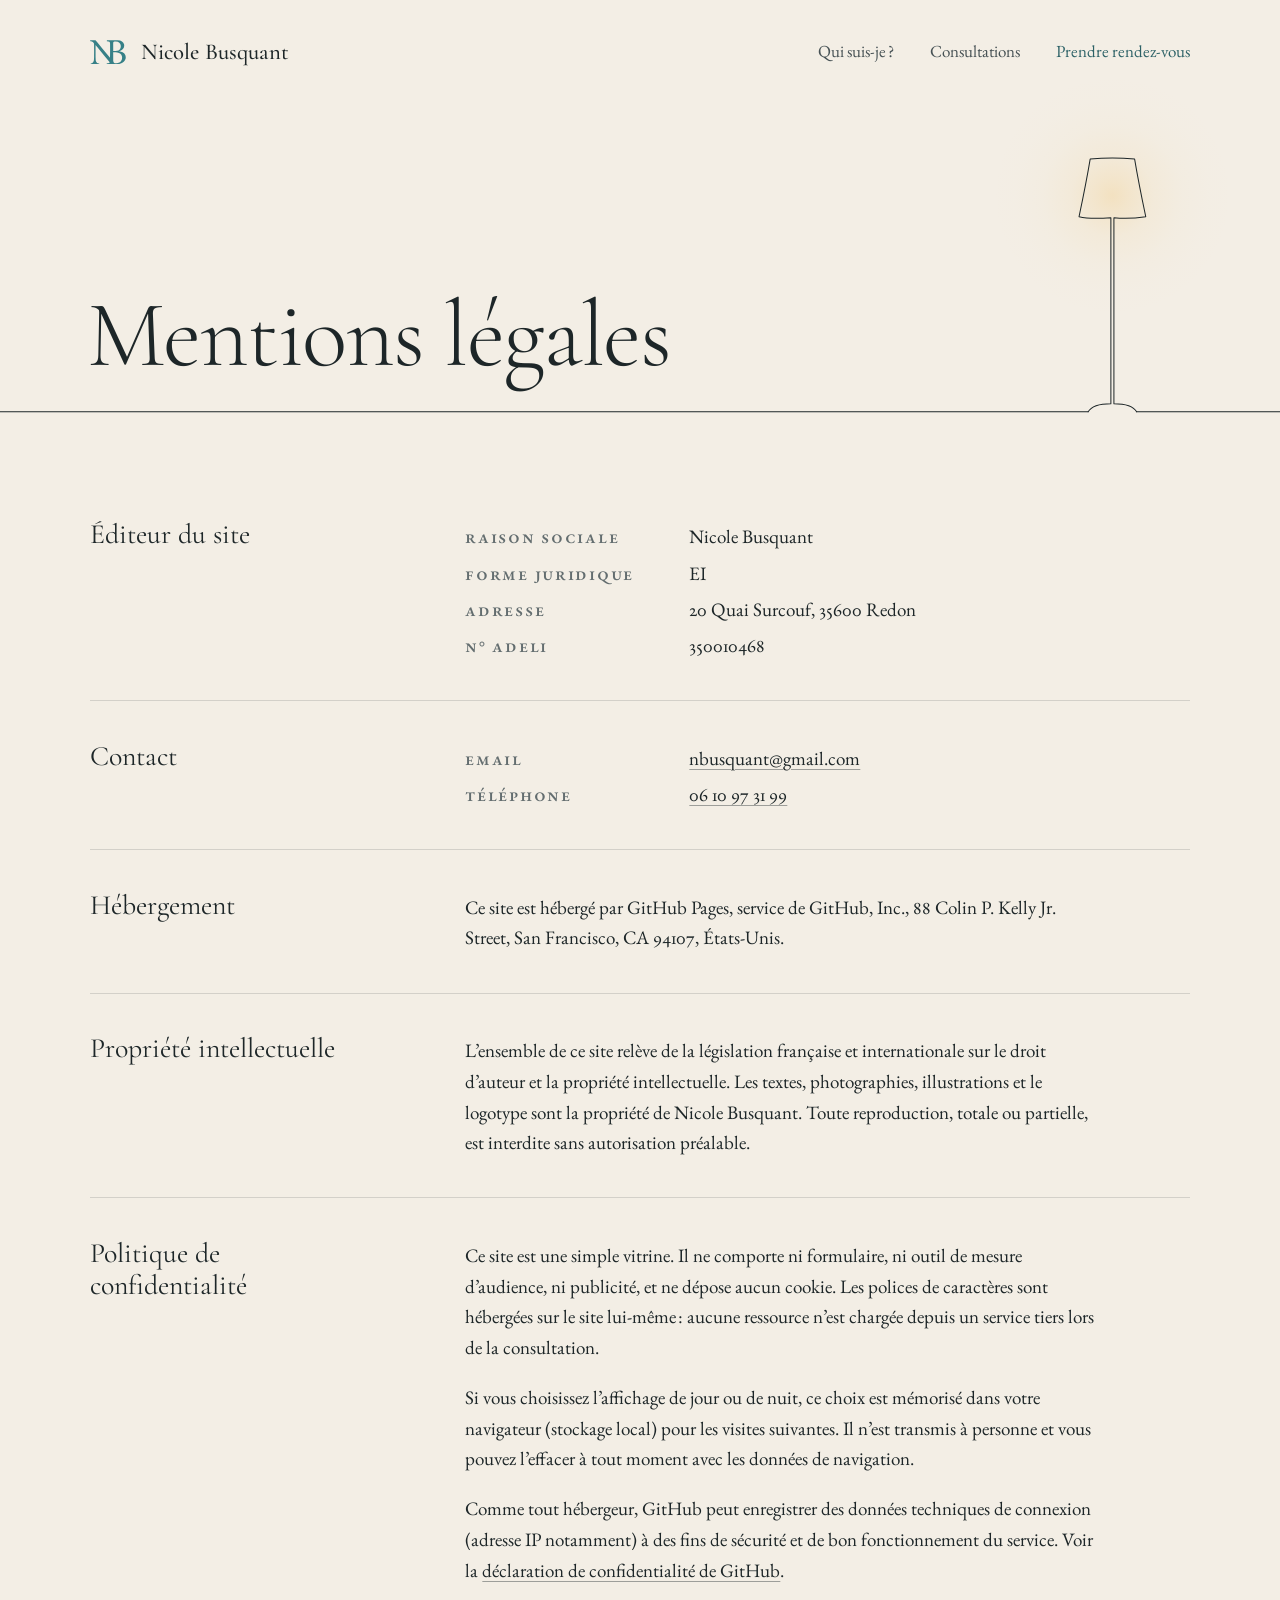
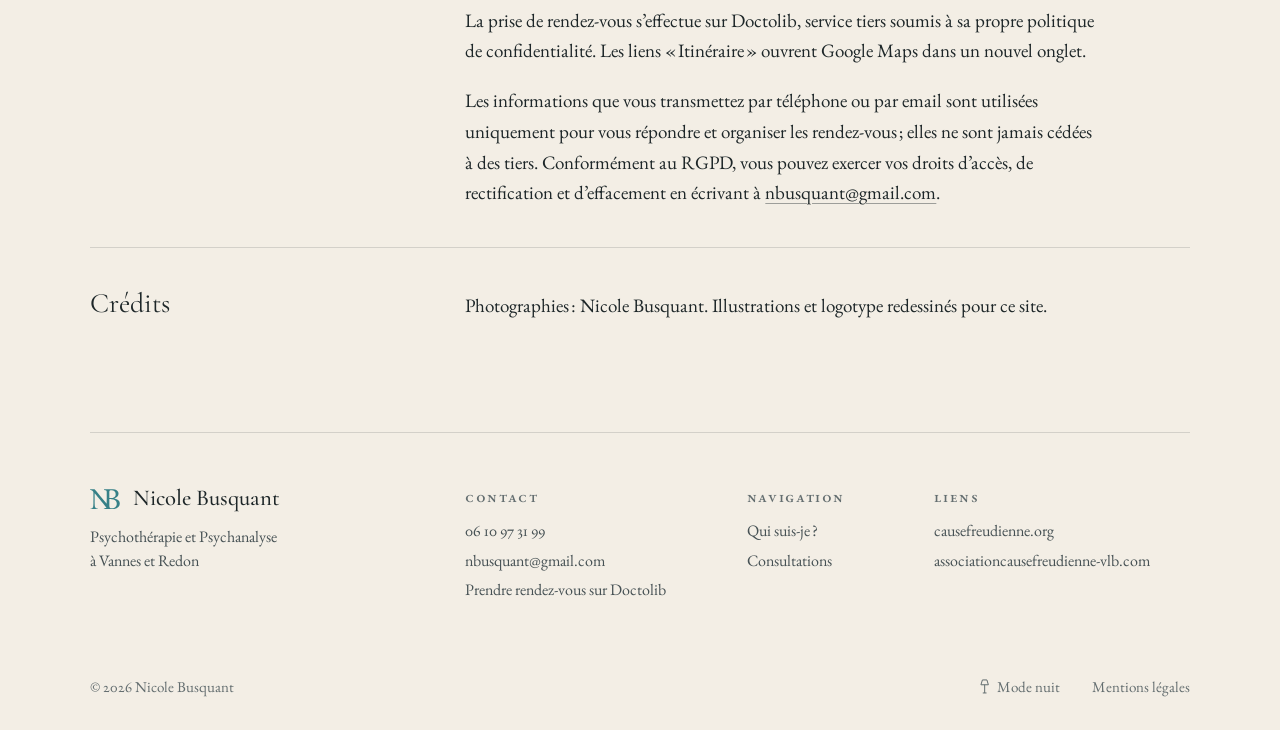
<file: legal.html>
<!doctype html>
<html lang="fr">
<head>
<meta charset="utf-8">
<meta name="viewport" content="width=device-width, initial-scale=1">
<title>Mentions Légales - Nicole Busquant</title>
<meta name="description" content="Mentions légales et politique de confidentialité du site de Nicole Busquant, psychothérapeute et psychanalyste à Redon et Vannes.">
<link rel="canonical" href="https://nicolebusquant.fr/legal">
<meta name="theme-color" content="#f3eee5" media="(prefers-color-scheme: light)">
<meta name="theme-color" content="#141819" media="(prefers-color-scheme: dark)">
<meta property="og:type" content="website">
<meta property="og:locale" content="fr_FR">
<meta property="og:site_name" content="Nicole Busquant">
<meta property="og:title" content="Mentions Légales - Nicole Busquant">
<meta property="og:description" content="Mentions légales et politique de confidentialité du site de Nicole Busquant, psychothérapeute et psychanalyste à Redon et Vannes.">
<meta property="og:url" content="https://nicolebusquant.fr/legal">
<meta property="og:image" content="https://nicolebusquant.fr/assets/img/og-image.png">
<meta name="twitter:card" content="summary_large_image">
<link rel="icon" href="assets/img/favicon.svg" type="image/svg+xml">
<link rel="icon" href="assets/img/favicon-32.png" sizes="32x32" type="image/png">
<link rel="apple-touch-icon" href="assets/img/apple-touch-icon.png">
<link rel="preload" href="assets/fonts/cormorant-garamond-normal.woff2" as="font" type="font/woff2" crossorigin>
<link rel="preload" href="assets/fonts/eb-garamond.woff2" as="font" type="font/woff2" crossorigin>
<link rel="stylesheet" href="assets/css/style.css">
<script>(function(d){d.classList.add('js');try{var t=localStorage.getItem('theme');if(t==='light'||t==='dark')d.setAttribute('data-theme',t)}catch(e){}})(document.documentElement)</script>
</head>
<body class="page-legal">
<a class="skip" href="#contenu">Aller au contenu</a>
<header class="site-header">
  <div class="wrap">
    <a class="brand" href="index.html" aria-label="Nicole Busquant, accueil"><svg class="mark" viewBox="0 0 2048 1400" aria-hidden="true" focusable="false"><path fill-rule="evenodd" d="M960 12V69.6l3 .1c148.7 10.2 174 29.3 179 135 1.6 34.9 1.4 805.3-.2 805.3-.7 0-7.2-7.1-14.4-15.8L723 507 436 161.4 326.7 29.7l-14-16.7H10.5V69.5l5 .3c19.8 1 64.3 8 81.5 12.9 49.4 13.8 81.4 38.6 113.2 87.4 13.1 20.2 18.4 40 21.6 81.4 2.2 29.1 2.6 616.4.4 699-2.8 104.9-7.5 183-13.3 221-14.6 95-69 151.1-156.9 162l-20.5 3v55h483v-55c-6-1-11-2-17-2.4q-126.3-12.2-163.3-113.1c-13.6-36.9-18.4-77.8-24.2-203.5-3.6-79.7-4.4-728.6-.8-729.3 1.1-.2 10.3 10.4 29.9 34.5L435.5 429l78.5 96.6L676 725l91 112 117 144 131.6 162 93.5 115c17 20.9 16 18.8 11.6 24.8-20.8 28.3-57.3 39.9-146.2 46.3a412 412 0 0 0-20.5 1.7l-5.5.7v58l230 .3c307.6.4 336-.4 420-12.4 272-38.7 436-186.4 436-392.9 0-169.2-108-281.4-313-325-19.4-4.2-44.7-9-53-10-12.6-1.8-12.3-7.6.5-11.3 210.3-60.4 311.7-209 267.4-391.9C1900.6 98.5 1785.3 24.7 1572 13c-22.9-1.2-90-1-140-1H960zm476.5 67.6c-69.2 4.9-99.6 18.5-108.6 48.7-7.8 26.5-8 34.6-7.7 283.3l.3 211h67c84.5-.2 120.8-2.8 159.1-11.5 59.4-13.6 96-30.5 130.3-60.5 54.1-47 80.8-128.4 74-225.3-11.5-166.5-129.5-258.7-314.4-245.7m-116 612.7c-1.2 3 .2 471.8 1.4 483.2 11.2 109 51.3 142.6 170.6 142.9 64.6.2 121.3-11.7 175.6-36.7 78.5-36 133.2-108 150.8-198.1 8.1-41.6 9.4-101 3-137.7l-2-12c-25-146.9-144.8-229.7-348.4-240.9-33.6-1.8-150.4-2.4-151-.7z"/></svg><span class="brand-name">Nicole Busquant</span></a>
    <button class="menu-toggle" type="button" aria-expanded="false" aria-controls="nav"><span class="txt">Menu</span><span class="bars" aria-hidden="true"></span></button>
    <nav class="nav" id="nav" aria-label="Navigation principale">
      <a href="pages/qui-suis-je.html">Qui suis-je&#8239;?</a>
      <a href="pages/consultations.html">Consultations</a>
      <a class="nav-rdv" href="https://www.doctolib.fr/psychotherapeute/redon/nicole-busquant" target="_blank" rel="noopener">Prendre rendez-vous</a>
    </nav>
  </div>
</header>
<main id="contenu">
  <header class="page-head">
    <div class="wrap">
      <h1 class="page-title">Mentions légales</h1>
      <div class="page-lamp"><svg class="ill" viewBox="62 100 76 264" data-floor="360" data-start="76" data-end="124" aria-hidden="true" focusable="false"><defs><radialGradient id="lampe" cx="100" cy="146" r="120" gradientUnits="userSpaceOnUse"><stop offset="0" stop-color="var(--lamp)" stop-opacity=".64"/><stop offset=".14" stop-color="var(--lamp)" stop-opacity=".44"/><stop offset=".34" stop-color="var(--lamp)" stop-opacity=".2"/><stop offset=".58" stop-color="var(--lamp)" stop-opacity=".07"/><stop offset=".8" stop-color="var(--lamp)" stop-opacity=".018"/><stop offset="1" stop-color="var(--lamp)" stop-opacity="0"/></radialGradient></defs><rect class="glow" x="-20" y="26" width="240" height="240" fill="url(#lampe)"/><path class="f-l" d="M-3000 360H76"/><path class="line" d="M76 360C80 353 92 352 98.5 352C98 300 99 220 98.5 168C85 169 75 169 67 167C71 148 75 128 78 110C92 108.5 108 108.5 122 110C125 128 129 148 133 167C120 169 110 169 101.5 168C102 220 101 300 101.5 352C108 352 120 353 124 360"/><path class="f-r" d="M124 360H3600"/></svg></div>
    </div>
  </header>

  <div class="body">
    <div class="wrap">
        <section class="legal-sec grid">
          <h2>Éditeur du site</h2>
          <div class="text">
            <dl>
              <dt>Raison sociale</dt><dd>Nicole Busquant</dd>
              <dt>Forme juridique</dt><dd>EI</dd>
              <dt>Adresse</dt><dd>20 Quai Surcouf, 35600 Redon</dd>
              <dt>N° ADELI</dt><dd>350010468</dd>
            </dl>
          </div>
        </section>
        <section class="legal-sec grid">
          <h2>Contact</h2>
          <div class="text">
            <dl>
              <dt>Email</dt><dd><a href="mailto:nbusquant@gmail.com">nbusquant@gmail.com</a></dd>
              <dt>Téléphone</dt><dd><a href="tel:+33610973199">06&nbsp;10&nbsp;97&nbsp;31&nbsp;99</a></dd>
            </dl>
          </div>
        </section>
        <section class="legal-sec grid">
          <h2>Hébergement</h2>
          <div class="text">
            <p>Ce site est hébergé par GitHub Pages, service de GitHub, Inc., 88 Colin P. Kelly Jr. Street, San Francisco, CA 94107, États-Unis.</p>
          </div>
        </section>
        <section class="legal-sec grid">
          <h2>Propriété intellectuelle</h2>
          <div class="text">
            <p>L’ensemble de ce site relève de la législation française et internationale sur le droit d’auteur et la propriété intellectuelle. Les textes, photographies, illustrations et le logotype sont la propriété de Nicole Busquant. Toute reproduction, totale ou partielle, est interdite sans autorisation préalable.</p>
          </div>
        </section>
        <section class="legal-sec grid">
          <h2>Politique de confidentialité</h2>
          <div class="text">
            <p>Ce site est une simple vitrine. Il ne comporte ni formulaire, ni outil de mesure d’audience, ni publicité, et ne dépose aucun cookie. Les polices de caractères sont hébergées sur le site lui-même&#8239;: aucune ressource n’est chargée depuis un service tiers lors de la consultation.</p>
            <p>Si vous choisissez l’affichage de jour ou de nuit, ce choix est mémorisé dans votre navigateur (stockage local) pour les visites suivantes. Il n’est transmis à personne et vous pouvez l’effacer à tout moment avec les données de navigation.</p>
            <p>Comme tout hébergeur, GitHub peut enregistrer des données techniques de connexion (adresse IP notamment) à des fins de sécurité et de bon fonctionnement du service. Voir la <a href="https://docs.github.com/fr/site-policy/privacy-policies/github-general-privacy-statement" target="_blank" rel="noopener">déclaration de confidentialité de GitHub</a>.</p>
            <p>La prise de rendez-vous s’effectue sur Doctolib, service tiers soumis à sa propre politique de confidentialité. Les liens «&#8239;Itinéraire&#8239;» ouvrent Google Maps dans un nouvel onglet.</p>
            <p>Les informations que vous transmettez par téléphone ou par email sont utilisées uniquement pour vous répondre et organiser les rendez-vous&#8239;; elles ne sont jamais cédées à des tiers. Conformément au RGPD, vous pouvez exercer vos droits d’accès, de rectification et d’effacement en écrivant à <a href="mailto:nbusquant@gmail.com">nbusquant@gmail.com</a>.</p>
          </div>
        </section>
        <section class="legal-sec grid">
          <h2>Crédits</h2>
          <div class="text">
            <p>Photographies&#8239;: Nicole Busquant. Illustrations et logotype redessinés pour ce site.</p>
          </div>
        </section>
    </div>
  </div>
</main>
<footer class="site-footer">
  <div class="wrap">
    <div class="grid">
      <div class="foot-brand">
        <a class="name" href="index.html"><svg class="mark" viewBox="0 0 2048 1400" aria-hidden="true" focusable="false"><path fill-rule="evenodd" d="M960 12V69.6l3 .1c148.7 10.2 174 29.3 179 135 1.6 34.9 1.4 805.3-.2 805.3-.7 0-7.2-7.1-14.4-15.8L723 507 436 161.4 326.7 29.7l-14-16.7H10.5V69.5l5 .3c19.8 1 64.3 8 81.5 12.9 49.4 13.8 81.4 38.6 113.2 87.4 13.1 20.2 18.4 40 21.6 81.4 2.2 29.1 2.6 616.4.4 699-2.8 104.9-7.5 183-13.3 221-14.6 95-69 151.1-156.9 162l-20.5 3v55h483v-55c-6-1-11-2-17-2.4q-126.3-12.2-163.3-113.1c-13.6-36.9-18.4-77.8-24.2-203.5-3.6-79.7-4.4-728.6-.8-729.3 1.1-.2 10.3 10.4 29.9 34.5L435.5 429l78.5 96.6L676 725l91 112 117 144 131.6 162 93.5 115c17 20.9 16 18.8 11.6 24.8-20.8 28.3-57.3 39.9-146.2 46.3a412 412 0 0 0-20.5 1.7l-5.5.7v58l230 .3c307.6.4 336-.4 420-12.4 272-38.7 436-186.4 436-392.9 0-169.2-108-281.4-313-325-19.4-4.2-44.7-9-53-10-12.6-1.8-12.3-7.6.5-11.3 210.3-60.4 311.7-209 267.4-391.9C1900.6 98.5 1785.3 24.7 1572 13c-22.9-1.2-90-1-140-1H960zm476.5 67.6c-69.2 4.9-99.6 18.5-108.6 48.7-7.8 26.5-8 34.6-7.7 283.3l.3 211h67c84.5-.2 120.8-2.8 159.1-11.5 59.4-13.6 96-30.5 130.3-60.5 54.1-47 80.8-128.4 74-225.3-11.5-166.5-129.5-258.7-314.4-245.7m-116 612.7c-1.2 3 .2 471.8 1.4 483.2 11.2 109 51.3 142.6 170.6 142.9 64.6.2 121.3-11.7 175.6-36.7 78.5-36 133.2-108 150.8-198.1 8.1-41.6 9.4-101 3-137.7l-2-12c-25-146.9-144.8-229.7-348.4-240.9-33.6-1.8-150.4-2.4-151-.7z"/></svg>Nicole Busquant</a>
        <p>Psychothérapie et Psychanalyse <span class="nw">à Vannes et Redon</span></p>
      </div>
      <div class="foot-contact">
        <h2 class="label">Contact</h2>
        <ul>
          <li><a href="tel:+33610973199">06&nbsp;10&nbsp;97&nbsp;31&nbsp;99</a></li>
          <li><a href="mailto:nbusquant@gmail.com">nbusquant@gmail.com</a></li>
          <li><a href="https://www.doctolib.fr/psychotherapeute/redon/nicole-busquant" target="_blank" rel="noopener">Prendre rendez-vous sur Doctolib</a></li>
        </ul>
      </div>
      <div class="foot-nav">
        <h2 class="label">Navigation</h2>
        <ul>
          <li><a href="pages/qui-suis-je.html">Qui suis-je&#8239;?</a></li>
          <li><a href="pages/consultations.html">Consultations</a></li>
        </ul>
      </div>
      <div class="foot-links">
        <h2 class="label">Liens</h2>
        <ul>
          <li><a href="https://causefreudienne.org" target="_blank" rel="noopener">causefreudienne.org</a></li>
          <li><a href="https://associationcausefreudienne-vlb.com" target="_blank" rel="noopener">associationcausefreudienne-vlb.com</a></li>
        </ul>
      </div>
    </div>
    <div class="foot-base">
      <span>© <span data-year>2026</span> Nicole Busquant</span>
      <span class="end">
        <button class="theme-toggle" type="button" aria-pressed="false"><svg viewBox="0 0 10 16" aria-hidden="true" focusable="false"><path class="shade" d="M2.6 1h4.8L9 6.2H1z"/><path d="M5 6.2V15M3 15h4"/></svg>Mode nuit</button>
        <a href="legal.html">Mentions légales</a>
      </span>
    </div>
  </div>
</footer>

<script src="assets/js/main.js" defer></script>
</body>
</html>
</file>
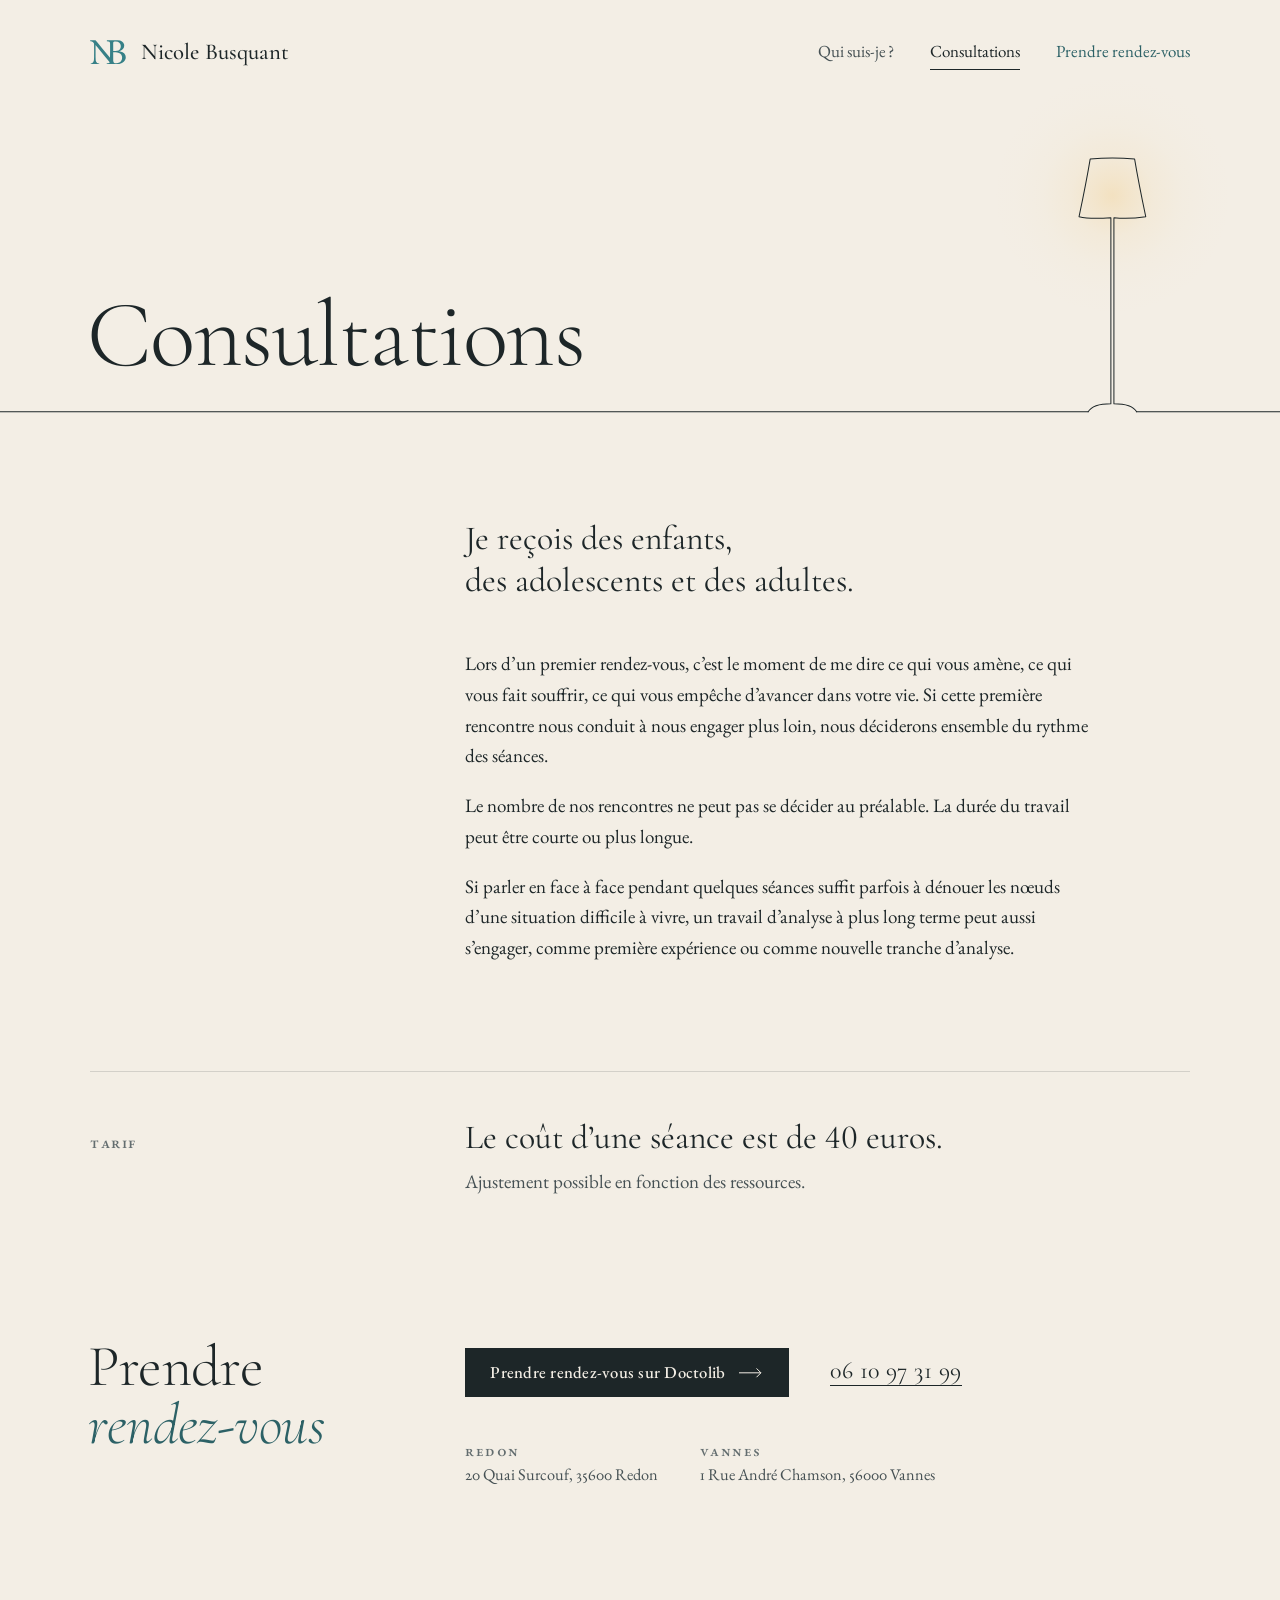
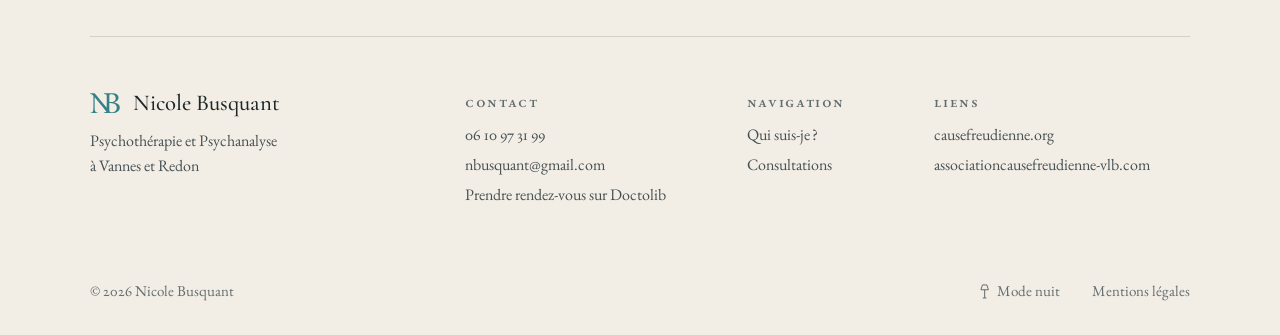
<file: pages/consultations.html>
<!doctype html>
<html lang="fr">
<head>
<meta charset="utf-8">
<meta name="viewport" content="width=device-width, initial-scale=1">
<title>Consultations - Nicole Busquant</title>
<meta name="description" content="Nicole Busquant reçoit des enfants, des adolescents et des adultes à Redon et à Vannes. Le coût d’une séance est de 40 euros, ajustement possible en fonction des ressources.">
<link rel="canonical" href="https://nicolebusquant.fr/pages/consultations">
<meta name="theme-color" content="#f3eee5" media="(prefers-color-scheme: light)">
<meta name="theme-color" content="#141819" media="(prefers-color-scheme: dark)">
<meta property="og:type" content="website">
<meta property="og:locale" content="fr_FR">
<meta property="og:site_name" content="Nicole Busquant">
<meta property="og:title" content="Consultations - Nicole Busquant">
<meta property="og:description" content="Nicole Busquant reçoit des enfants, des adolescents et des adultes à Redon et à Vannes. Le coût d’une séance est de 40 euros, ajustement possible en fonction des ressources.">
<meta property="og:url" content="https://nicolebusquant.fr/pages/consultations">
<meta property="og:image" content="https://nicolebusquant.fr/assets/img/og-image.png">
<meta name="twitter:card" content="summary_large_image">
<link rel="icon" href="../assets/img/favicon.svg" type="image/svg+xml">
<link rel="icon" href="../assets/img/favicon-32.png" sizes="32x32" type="image/png">
<link rel="apple-touch-icon" href="../assets/img/apple-touch-icon.png">
<link rel="preload" href="../assets/fonts/cormorant-garamond-normal.woff2" as="font" type="font/woff2" crossorigin>
<link rel="preload" href="../assets/fonts/eb-garamond.woff2" as="font" type="font/woff2" crossorigin>
<link rel="stylesheet" href="../assets/css/style.css">
<script>(function(d){d.classList.add('js');try{var t=localStorage.getItem('theme');if(t==='light'||t==='dark')d.setAttribute('data-theme',t)}catch(e){}})(document.documentElement)</script>
</head>
<body class="page-consult">
<a class="skip" href="#contenu">Aller au contenu</a>
<header class="site-header">
  <div class="wrap">
    <a class="brand" href="../index.html" aria-label="Nicole Busquant, accueil"><svg class="mark" viewBox="0 0 2048 1400" aria-hidden="true" focusable="false"><path fill-rule="evenodd" d="M960 12V69.6l3 .1c148.7 10.2 174 29.3 179 135 1.6 34.9 1.4 805.3-.2 805.3-.7 0-7.2-7.1-14.4-15.8L723 507 436 161.4 326.7 29.7l-14-16.7H10.5V69.5l5 .3c19.8 1 64.3 8 81.5 12.9 49.4 13.8 81.4 38.6 113.2 87.4 13.1 20.2 18.4 40 21.6 81.4 2.2 29.1 2.6 616.4.4 699-2.8 104.9-7.5 183-13.3 221-14.6 95-69 151.1-156.9 162l-20.5 3v55h483v-55c-6-1-11-2-17-2.4q-126.3-12.2-163.3-113.1c-13.6-36.9-18.4-77.8-24.2-203.5-3.6-79.7-4.4-728.6-.8-729.3 1.1-.2 10.3 10.4 29.9 34.5L435.5 429l78.5 96.6L676 725l91 112 117 144 131.6 162 93.5 115c17 20.9 16 18.8 11.6 24.8-20.8 28.3-57.3 39.9-146.2 46.3a412 412 0 0 0-20.5 1.7l-5.5.7v58l230 .3c307.6.4 336-.4 420-12.4 272-38.7 436-186.4 436-392.9 0-169.2-108-281.4-313-325-19.4-4.2-44.7-9-53-10-12.6-1.8-12.3-7.6.5-11.3 210.3-60.4 311.7-209 267.4-391.9C1900.6 98.5 1785.3 24.7 1572 13c-22.9-1.2-90-1-140-1H960zm476.5 67.6c-69.2 4.9-99.6 18.5-108.6 48.7-7.8 26.5-8 34.6-7.7 283.3l.3 211h67c84.5-.2 120.8-2.8 159.1-11.5 59.4-13.6 96-30.5 130.3-60.5 54.1-47 80.8-128.4 74-225.3-11.5-166.5-129.5-258.7-314.4-245.7m-116 612.7c-1.2 3 .2 471.8 1.4 483.2 11.2 109 51.3 142.6 170.6 142.9 64.6.2 121.3-11.7 175.6-36.7 78.5-36 133.2-108 150.8-198.1 8.1-41.6 9.4-101 3-137.7l-2-12c-25-146.9-144.8-229.7-348.4-240.9-33.6-1.8-150.4-2.4-151-.7z"/></svg><span class="brand-name">Nicole Busquant</span></a>
    <button class="menu-toggle" type="button" aria-expanded="false" aria-controls="nav"><span class="txt">Menu</span><span class="bars" aria-hidden="true"></span></button>
    <nav class="nav" id="nav" aria-label="Navigation principale">
      <a href="../pages/qui-suis-je.html">Qui suis-je&#8239;?</a>
      <a href="../pages/consultations.html" aria-current="page">Consultations</a>
      <a class="nav-rdv" href="https://www.doctolib.fr/psychotherapeute/redon/nicole-busquant" target="_blank" rel="noopener">Prendre rendez-vous</a>
    </nav>
  </div>
</header>
<main id="contenu">
  <header class="page-head">
    <div class="wrap">
      <h1 class="page-title">Consultations</h1>
      <div class="page-lamp"><svg class="ill" viewBox="62 100 76 264" data-floor="360" data-start="76" data-end="124" aria-hidden="true" focusable="false"><defs><radialGradient id="lampe" cx="100" cy="146" r="120" gradientUnits="userSpaceOnUse"><stop offset="0" stop-color="var(--lamp)" stop-opacity=".64"/><stop offset=".14" stop-color="var(--lamp)" stop-opacity=".44"/><stop offset=".34" stop-color="var(--lamp)" stop-opacity=".2"/><stop offset=".58" stop-color="var(--lamp)" stop-opacity=".07"/><stop offset=".8" stop-color="var(--lamp)" stop-opacity=".018"/><stop offset="1" stop-color="var(--lamp)" stop-opacity="0"/></radialGradient></defs><rect class="glow" x="-20" y="26" width="240" height="240" fill="url(#lampe)"/><path class="f-l" d="M-3000 360H76"/><path class="line" d="M76 360C80 353 92 352 98.5 352C98 300 99 220 98.5 168C85 169 75 169 67 167C71 148 75 128 78 110C92 108.5 108 108.5 122 110C125 128 129 148 133 167C120 169 110 169 101.5 168C102 220 101 300 101.5 352C108 352 120 353 124 360"/><path class="f-r" d="M124 360H3600"/></svg></div>
    </div>
  </header>

  <section class="body" aria-label="Les consultations">
    <div class="wrap grid">
      <div class="prose">
        <p class="lede">Je reçois des enfants, <span class="nw">des adolescents</span> et des adultes.</p>
        <p>Lors d’un premier rendez-vous, c’est le moment de me dire ce qui vous amène, ce qui vous fait souffrir, ce qui vous empêche d’avancer dans votre vie. Si cette première rencontre nous conduit à nous engager plus loin, nous déciderons ensemble du rythme des séances.</p>
        <p>Le nombre de nos rencontres ne peut pas se décider au préalable. La durée du travail peut être courte ou plus longue.</p>
        <p>Si parler en face à face pendant quelques séances suffit parfois à dénouer les nœuds d’une situation difficile à vivre, un travail d’analyse à plus long terme peut aussi s’engager, comme première expérience ou comme nouvelle tranche d’analyse.</p>
      </div>
    </div>
    <div class="wrap">
      <div class="fee grid">
        <h2 class="label">Tarif</h2>
        <div class="fee-text">
          <p class="fee-what">Le coût d’une séance est de <span class="amt">40</span>&nbsp;euros.</p>
          <p class="fee-adj">Ajustement possible en fonction des ressources.</p>
        </div>
      </div>
    </div>
  </section>

  <section class="closing" aria-labelledby="t-rdv">
    <div class="wrap grid">
      <h2 id="t-rdv">Prendre <em>rendez-vous</em></h2>
      <div class="closing-body">
        <div class="actions">
          <a class="btn" href="https://www.doctolib.fr/psychotherapeute/redon/nicole-busquant" target="_blank" rel="noopener">Prendre rendez-vous sur Doctolib <svg class="arr" viewBox="0 0 22 10" aria-hidden="true" focusable="false"><path d="M0 5h20M16 1l4 4-4 4"/></svg></a>
          <a class="tel" href="tel:+33610973199">06&nbsp;10&nbsp;97&nbsp;31&nbsp;99</a>
        </div>
        <p class="closing-addr"><span><span class="sc">Redon</span>20 Quai Surcouf, 35600 Redon</span><span><span class="sc">Vannes</span>1 Rue André Chamson, 56000 Vannes</span></p>
      </div>
    </div>
  </section>
</main>
<footer class="site-footer">
  <div class="wrap">
    <div class="grid">
      <div class="foot-brand">
        <a class="name" href="../index.html"><svg class="mark" viewBox="0 0 2048 1400" aria-hidden="true" focusable="false"><path fill-rule="evenodd" d="M960 12V69.6l3 .1c148.7 10.2 174 29.3 179 135 1.6 34.9 1.4 805.3-.2 805.3-.7 0-7.2-7.1-14.4-15.8L723 507 436 161.4 326.7 29.7l-14-16.7H10.5V69.5l5 .3c19.8 1 64.3 8 81.5 12.9 49.4 13.8 81.4 38.6 113.2 87.4 13.1 20.2 18.4 40 21.6 81.4 2.2 29.1 2.6 616.4.4 699-2.8 104.9-7.5 183-13.3 221-14.6 95-69 151.1-156.9 162l-20.5 3v55h483v-55c-6-1-11-2-17-2.4q-126.3-12.2-163.3-113.1c-13.6-36.9-18.4-77.8-24.2-203.5-3.6-79.7-4.4-728.6-.8-729.3 1.1-.2 10.3 10.4 29.9 34.5L435.5 429l78.5 96.6L676 725l91 112 117 144 131.6 162 93.5 115c17 20.9 16 18.8 11.6 24.8-20.8 28.3-57.3 39.9-146.2 46.3a412 412 0 0 0-20.5 1.7l-5.5.7v58l230 .3c307.6.4 336-.4 420-12.4 272-38.7 436-186.4 436-392.9 0-169.2-108-281.4-313-325-19.4-4.2-44.7-9-53-10-12.6-1.8-12.3-7.6.5-11.3 210.3-60.4 311.7-209 267.4-391.9C1900.6 98.5 1785.3 24.7 1572 13c-22.9-1.2-90-1-140-1H960zm476.5 67.6c-69.2 4.9-99.6 18.5-108.6 48.7-7.8 26.5-8 34.6-7.7 283.3l.3 211h67c84.5-.2 120.8-2.8 159.1-11.5 59.4-13.6 96-30.5 130.3-60.5 54.1-47 80.8-128.4 74-225.3-11.5-166.5-129.5-258.7-314.4-245.7m-116 612.7c-1.2 3 .2 471.8 1.4 483.2 11.2 109 51.3 142.6 170.6 142.9 64.6.2 121.3-11.7 175.6-36.7 78.5-36 133.2-108 150.8-198.1 8.1-41.6 9.4-101 3-137.7l-2-12c-25-146.9-144.8-229.7-348.4-240.9-33.6-1.8-150.4-2.4-151-.7z"/></svg>Nicole Busquant</a>
        <p>Psychothérapie et Psychanalyse <span class="nw">à Vannes et Redon</span></p>
      </div>
      <div class="foot-contact">
        <h2 class="label">Contact</h2>
        <ul>
          <li><a href="tel:+33610973199">06&nbsp;10&nbsp;97&nbsp;31&nbsp;99</a></li>
          <li><a href="mailto:nbusquant@gmail.com">nbusquant@gmail.com</a></li>
          <li><a href="https://www.doctolib.fr/psychotherapeute/redon/nicole-busquant" target="_blank" rel="noopener">Prendre rendez-vous sur Doctolib</a></li>
        </ul>
      </div>
      <div class="foot-nav">
        <h2 class="label">Navigation</h2>
        <ul>
          <li><a href="../pages/qui-suis-je.html">Qui suis-je&#8239;?</a></li>
          <li><a href="../pages/consultations.html">Consultations</a></li>
        </ul>
      </div>
      <div class="foot-links">
        <h2 class="label">Liens</h2>
        <ul>
          <li><a href="https://causefreudienne.org" target="_blank" rel="noopener">causefreudienne.org</a></li>
          <li><a href="https://associationcausefreudienne-vlb.com" target="_blank" rel="noopener">associationcausefreudienne-vlb.com</a></li>
        </ul>
      </div>
    </div>
    <div class="foot-base">
      <span>© <span data-year>2026</span> Nicole Busquant</span>
      <span class="end">
        <button class="theme-toggle" type="button" aria-pressed="false"><svg viewBox="0 0 10 16" aria-hidden="true" focusable="false"><path class="shade" d="M2.6 1h4.8L9 6.2H1z"/><path d="M5 6.2V15M3 15h4"/></svg>Mode nuit</button>
        <a href="../legal.html">Mentions légales</a>
      </span>
    </div>
  </div>
</footer>

<script src="../assets/js/main.js" defer></script>
</body>
</html>
</file>
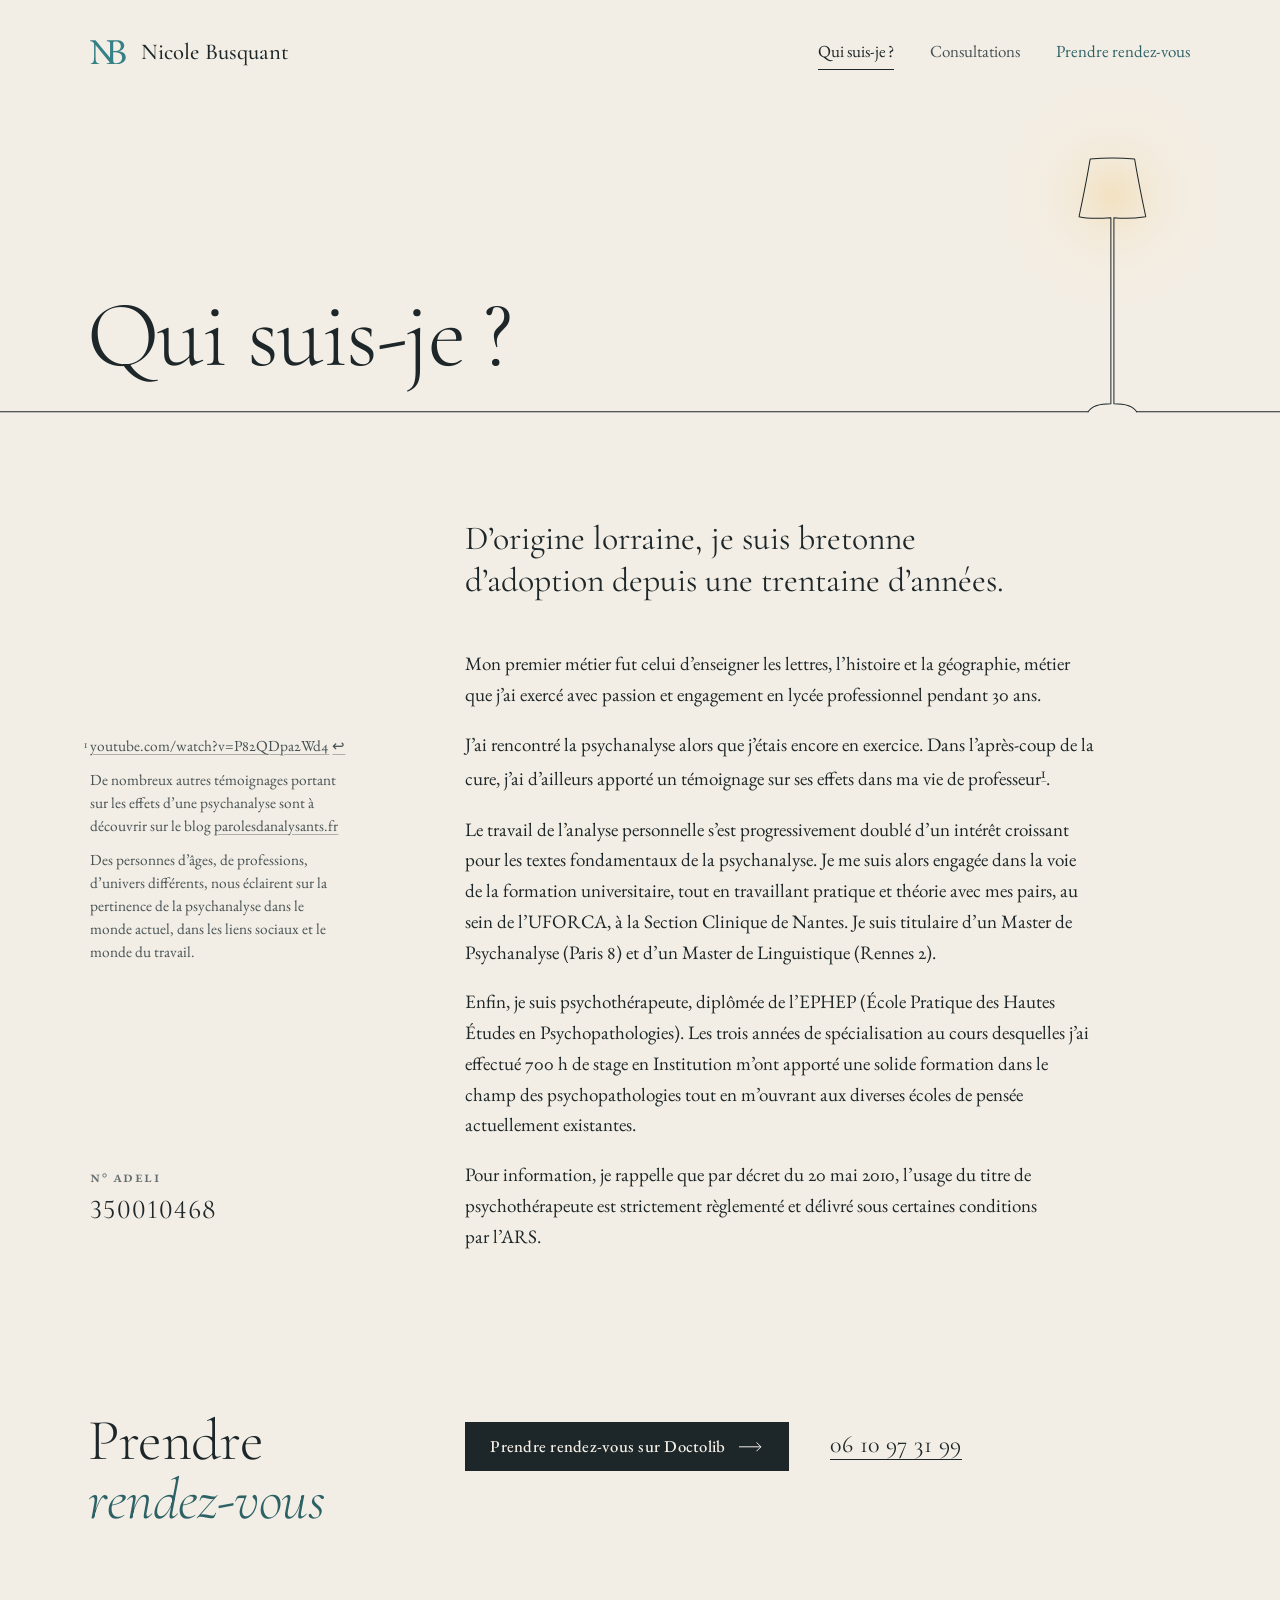
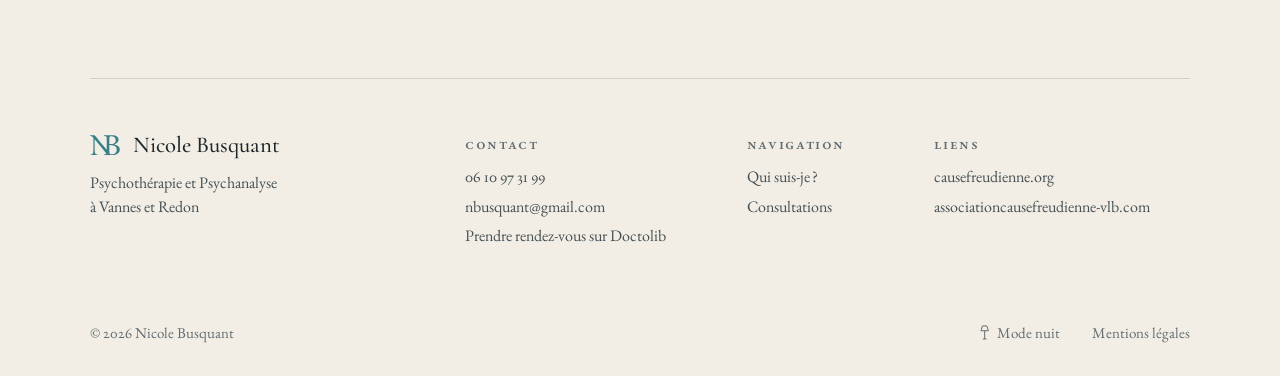
<file: pages/qui-suis-je.html>
<!doctype html>
<html lang="fr">
<head>
<meta charset="utf-8">
<meta name="viewport" content="width=device-width, initial-scale=1">
<title>Qui suis-je ? - Nicole Busquant</title>
<meta name="description" content="Nicole Busquant : trente ans d’enseignement, une analyse personnelle, un Master de Psychanalyse (Paris 8), un Master de Linguistique (Rennes 2) et le diplôme de psychothérapeute de l’EPHEP.">
<link rel="canonical" href="https://nicolebusquant.fr/pages/qui-suis-je">
<meta name="theme-color" content="#f3eee5" media="(prefers-color-scheme: light)">
<meta name="theme-color" content="#141819" media="(prefers-color-scheme: dark)">
<meta property="og:type" content="website">
<meta property="og:locale" content="fr_FR">
<meta property="og:site_name" content="Nicole Busquant">
<meta property="og:title" content="Qui suis-je ? - Nicole Busquant">
<meta property="og:description" content="Nicole Busquant : trente ans d’enseignement, une analyse personnelle, un Master de Psychanalyse (Paris 8), un Master de Linguistique (Rennes 2) et le diplôme de psychothérapeute de l’EPHEP.">
<meta property="og:url" content="https://nicolebusquant.fr/pages/qui-suis-je">
<meta property="og:image" content="https://nicolebusquant.fr/assets/img/og-image.png">
<meta name="twitter:card" content="summary_large_image">
<link rel="icon" href="../assets/img/favicon.svg" type="image/svg+xml">
<link rel="icon" href="../assets/img/favicon-32.png" sizes="32x32" type="image/png">
<link rel="apple-touch-icon" href="../assets/img/apple-touch-icon.png">
<link rel="preload" href="../assets/fonts/cormorant-garamond-normal.woff2" as="font" type="font/woff2" crossorigin>
<link rel="preload" href="../assets/fonts/eb-garamond.woff2" as="font" type="font/woff2" crossorigin>
<link rel="stylesheet" href="../assets/css/style.css">
<script>(function(d){d.classList.add('js');try{var t=localStorage.getItem('theme');if(t==='light'||t==='dark')d.setAttribute('data-theme',t)}catch(e){}})(document.documentElement)</script>
</head>
<body class="page-qui">
<a class="skip" href="#contenu">Aller au contenu</a>
<header class="site-header">
  <div class="wrap">
    <a class="brand" href="../index.html" aria-label="Nicole Busquant, accueil"><svg class="mark" viewBox="0 0 2048 1400" aria-hidden="true" focusable="false"><path fill-rule="evenodd" d="M960 12V69.6l3 .1c148.7 10.2 174 29.3 179 135 1.6 34.9 1.4 805.3-.2 805.3-.7 0-7.2-7.1-14.4-15.8L723 507 436 161.4 326.7 29.7l-14-16.7H10.5V69.5l5 .3c19.8 1 64.3 8 81.5 12.9 49.4 13.8 81.4 38.6 113.2 87.4 13.1 20.2 18.4 40 21.6 81.4 2.2 29.1 2.6 616.4.4 699-2.8 104.9-7.5 183-13.3 221-14.6 95-69 151.1-156.9 162l-20.5 3v55h483v-55c-6-1-11-2-17-2.4q-126.3-12.2-163.3-113.1c-13.6-36.9-18.4-77.8-24.2-203.5-3.6-79.7-4.4-728.6-.8-729.3 1.1-.2 10.3 10.4 29.9 34.5L435.5 429l78.5 96.6L676 725l91 112 117 144 131.6 162 93.5 115c17 20.9 16 18.8 11.6 24.8-20.8 28.3-57.3 39.9-146.2 46.3a412 412 0 0 0-20.5 1.7l-5.5.7v58l230 .3c307.6.4 336-.4 420-12.4 272-38.7 436-186.4 436-392.9 0-169.2-108-281.4-313-325-19.4-4.2-44.7-9-53-10-12.6-1.8-12.3-7.6.5-11.3 210.3-60.4 311.7-209 267.4-391.9C1900.6 98.5 1785.3 24.7 1572 13c-22.9-1.2-90-1-140-1H960zm476.5 67.6c-69.2 4.9-99.6 18.5-108.6 48.7-7.8 26.5-8 34.6-7.7 283.3l.3 211h67c84.5-.2 120.8-2.8 159.1-11.5 59.4-13.6 96-30.5 130.3-60.5 54.1-47 80.8-128.4 74-225.3-11.5-166.5-129.5-258.7-314.4-245.7m-116 612.7c-1.2 3 .2 471.8 1.4 483.2 11.2 109 51.3 142.6 170.6 142.9 64.6.2 121.3-11.7 175.6-36.7 78.5-36 133.2-108 150.8-198.1 8.1-41.6 9.4-101 3-137.7l-2-12c-25-146.9-144.8-229.7-348.4-240.9-33.6-1.8-150.4-2.4-151-.7z"/></svg><span class="brand-name">Nicole Busquant</span></a>
    <button class="menu-toggle" type="button" aria-expanded="false" aria-controls="nav"><span class="txt">Menu</span><span class="bars" aria-hidden="true"></span></button>
    <nav class="nav" id="nav" aria-label="Navigation principale">
      <a href="../pages/qui-suis-je.html" aria-current="page">Qui suis-je&#8239;?</a>
      <a href="../pages/consultations.html">Consultations</a>
      <a class="nav-rdv" href="https://www.doctolib.fr/psychotherapeute/redon/nicole-busquant" target="_blank" rel="noopener">Prendre rendez-vous</a>
    </nav>
  </div>
</header>
<main id="contenu">
  <header class="page-head">
    <div class="wrap">
      <h1 class="page-title">Qui suis-je&#8239;?</h1>
      <div class="page-lamp"><svg class="ill" viewBox="62 100 76 264" data-floor="360" data-start="76" data-end="124" aria-hidden="true" focusable="false"><defs><radialGradient id="lampe" cx="100" cy="146" r="120" gradientUnits="userSpaceOnUse"><stop offset="0" stop-color="var(--lamp)" stop-opacity=".64"/><stop offset=".14" stop-color="var(--lamp)" stop-opacity=".44"/><stop offset=".34" stop-color="var(--lamp)" stop-opacity=".2"/><stop offset=".58" stop-color="var(--lamp)" stop-opacity=".07"/><stop offset=".8" stop-color="var(--lamp)" stop-opacity=".018"/><stop offset="1" stop-color="var(--lamp)" stop-opacity="0"/></radialGradient></defs><rect class="glow" x="-20" y="26" width="240" height="240" fill="url(#lampe)"/><path class="f-l" d="M-3000 360H76"/><path class="line" d="M76 360C80 353 92 352 98.5 352C98 300 99 220 98.5 168C85 169 75 169 67 167C71 148 75 128 78 110C92 108.5 108 108.5 122 110C125 128 129 148 133 167C120 169 110 169 101.5 168C102 220 101 300 101.5 352C108 352 120 353 124 360"/><path class="f-r" d="M124 360H3600"/></svg></div>
    </div>
  </header>

  <section class="body" aria-label="Parcours">
    <div class="wrap grid">
      <div class="bio">
        <p class="lede">D’origine lorraine, je suis bretonne d’adoption depuis une trentaine d’années.</p>
        <p>Mon premier métier fut celui d’enseigner les lettres, l’histoire et la géographie, métier que j’ai exercé avec passion et engagement en lycée professionnel pendant 30&nbsp;ans.</p>
        <p>J’ai rencontré la psychanalyse alors que j’étais encore en exercice. Dans l’après-coup de la cure, j’ai d’ailleurs apporté un témoignage sur ses effets dans ma vie de professeur<sup><a href="#note-1" id="ref-1" aria-label="Note 1">1</a></sup>.</p>
        <p>Le travail de l’analyse personnelle s’est progressivement doublé d’un intérêt croissant pour les textes fondamentaux de la psychanalyse. Je me suis alors engagée dans la voie de la formation universitaire, tout en travaillant pratique et théorie avec mes pairs, au sein de l’UFORCA, à la Section Clinique de Nantes. Je suis titulaire d’un Master de Psychanalyse (Paris&nbsp;8) et d’un Master de Linguistique (Rennes&nbsp;2).</p>
        <p>Enfin, je suis psychothérapeute, diplômée de l’EPHEP (École Pratique des Hautes Études en Psychopathologies). Les trois années de spécialisation au cours desquelles j’ai effectué 700&nbsp;h de stage en Institution m’ont apporté une solide formation dans le champ des psychopathologies tout en m’ouvrant aux diverses écoles de pensée actuellement existantes.</p>
        <p>Pour information, je rappelle que par décret du 20&nbsp;mai 2010, l’usage du titre de psychothérapeute est strictement règlementé et délivré sous certaines conditions par l’ARS.</p>
        <aside class="aside n-1" id="note-1" aria-label="Note">
          <p class="n-p"><sup class="n">1</sup><a href="https://www.youtube.com/watch?v=P82QDpa2Wd4" target="_blank" rel="noopener">youtube.com/<wbr>watch?v=P82QDpa2Wd4</a>&nbsp;<a href="#ref-1" aria-label="Retour au texte">↩</a></p>
          <p>De nombreux autres témoignages portant sur les effets d’une psychanalyse sont à découvrir sur le blog <a href="http://parolesdanalysants.fr" target="_blank" rel="noopener">parolesdanalysants.fr</a></p>
          <p>Des personnes d’âges, de professions, d’univers différents, nous éclairent sur la pertinence de la psychanalyse dans le monde actuel, dans les liens sociaux et le monde du travail.</p>
        </aside>
        <aside class="aside n-adeli" aria-label="Numéro ADELI">
          <span class="label">N° ADELI</span>
          <span class="num">350010468</span>
        </aside>
      </div>
    </div>
  </section>

  <section class="closing" aria-labelledby="t-rdv">
    <div class="wrap grid">
      <h2 id="t-rdv">Prendre <em>rendez-vous</em></h2>
      <div class="closing-body">
        <div class="actions">
          <a class="btn" href="https://www.doctolib.fr/psychotherapeute/redon/nicole-busquant" target="_blank" rel="noopener">Prendre rendez-vous sur Doctolib <svg class="arr" viewBox="0 0 22 10" aria-hidden="true" focusable="false"><path d="M0 5h20M16 1l4 4-4 4"/></svg></a>
          <a class="tel" href="tel:+33610973199">06&nbsp;10&nbsp;97&nbsp;31&nbsp;99</a>
        </div>
      </div>
    </div>
  </section>
</main>
<footer class="site-footer">
  <div class="wrap">
    <div class="grid">
      <div class="foot-brand">
        <a class="name" href="../index.html"><svg class="mark" viewBox="0 0 2048 1400" aria-hidden="true" focusable="false"><path fill-rule="evenodd" d="M960 12V69.6l3 .1c148.7 10.2 174 29.3 179 135 1.6 34.9 1.4 805.3-.2 805.3-.7 0-7.2-7.1-14.4-15.8L723 507 436 161.4 326.7 29.7l-14-16.7H10.5V69.5l5 .3c19.8 1 64.3 8 81.5 12.9 49.4 13.8 81.4 38.6 113.2 87.4 13.1 20.2 18.4 40 21.6 81.4 2.2 29.1 2.6 616.4.4 699-2.8 104.9-7.5 183-13.3 221-14.6 95-69 151.1-156.9 162l-20.5 3v55h483v-55c-6-1-11-2-17-2.4q-126.3-12.2-163.3-113.1c-13.6-36.9-18.4-77.8-24.2-203.5-3.6-79.7-4.4-728.6-.8-729.3 1.1-.2 10.3 10.4 29.9 34.5L435.5 429l78.5 96.6L676 725l91 112 117 144 131.6 162 93.5 115c17 20.9 16 18.8 11.6 24.8-20.8 28.3-57.3 39.9-146.2 46.3a412 412 0 0 0-20.5 1.7l-5.5.7v58l230 .3c307.6.4 336-.4 420-12.4 272-38.7 436-186.4 436-392.9 0-169.2-108-281.4-313-325-19.4-4.2-44.7-9-53-10-12.6-1.8-12.3-7.6.5-11.3 210.3-60.4 311.7-209 267.4-391.9C1900.6 98.5 1785.3 24.7 1572 13c-22.9-1.2-90-1-140-1H960zm476.5 67.6c-69.2 4.9-99.6 18.5-108.6 48.7-7.8 26.5-8 34.6-7.7 283.3l.3 211h67c84.5-.2 120.8-2.8 159.1-11.5 59.4-13.6 96-30.5 130.3-60.5 54.1-47 80.8-128.4 74-225.3-11.5-166.5-129.5-258.7-314.4-245.7m-116 612.7c-1.2 3 .2 471.8 1.4 483.2 11.2 109 51.3 142.6 170.6 142.9 64.6.2 121.3-11.7 175.6-36.7 78.5-36 133.2-108 150.8-198.1 8.1-41.6 9.4-101 3-137.7l-2-12c-25-146.9-144.8-229.7-348.4-240.9-33.6-1.8-150.4-2.4-151-.7z"/></svg>Nicole Busquant</a>
        <p>Psychothérapie et Psychanalyse <span class="nw">à Vannes et Redon</span></p>
      </div>
      <div class="foot-contact">
        <h2 class="label">Contact</h2>
        <ul>
          <li><a href="tel:+33610973199">06&nbsp;10&nbsp;97&nbsp;31&nbsp;99</a></li>
          <li><a href="mailto:nbusquant@gmail.com">nbusquant@gmail.com</a></li>
          <li><a href="https://www.doctolib.fr/psychotherapeute/redon/nicole-busquant" target="_blank" rel="noopener">Prendre rendez-vous sur Doctolib</a></li>
        </ul>
      </div>
      <div class="foot-nav">
        <h2 class="label">Navigation</h2>
        <ul>
          <li><a href="../pages/qui-suis-je.html">Qui suis-je&#8239;?</a></li>
          <li><a href="../pages/consultations.html">Consultations</a></li>
        </ul>
      </div>
      <div class="foot-links">
        <h2 class="label">Liens</h2>
        <ul>
          <li><a href="https://causefreudienne.org" target="_blank" rel="noopener">causefreudienne.org</a></li>
          <li><a href="https://associationcausefreudienne-vlb.com" target="_blank" rel="noopener">associationcausefreudienne-vlb.com</a></li>
        </ul>
      </div>
    </div>
    <div class="foot-base">
      <span>© <span data-year>2026</span> Nicole Busquant</span>
      <span class="end">
        <button class="theme-toggle" type="button" aria-pressed="false"><svg viewBox="0 0 10 16" aria-hidden="true" focusable="false"><path class="shade" d="M2.6 1h4.8L9 6.2H1z"/><path d="M5 6.2V15M3 15h4"/></svg>Mode nuit</button>
        <a href="../legal.html">Mentions légales</a>
      </span>
    </div>
  </div>
</footer>

<script src="../assets/js/main.js" defer></script>
</body>
</html>
</file>
<file: assets/css/style.css>
/* ==========================================================================
   Nicole Busquant — Psychothérapie et Psychanalyse à Vannes et Redon

   Un trait, une page, une lampe.
   - Un seul trait continu traverse chaque page, au ras du sol : il dessine la
     lampe et, sur l'accueil, le divan. La lampe est la seule lumière chaude.
   - Une page de livre : une marge à gauche (titres de section, notes,
     légendes) et une colonne de texte. Deux axes, jamais un troisième.
   - Une typographie de livre : Garamond, petites capitales vraies, chiffres
     elzéviriens, espaces fines insécables devant ? ! ; et les tirets du
     dialogue pour les questions.
   ========================================================================== */

/* ---------- Polices (auto-hébergées, aucune requête tierce) ---------- */
@font-face {
  font-family: "Cormorant";
  src: url("../fonts/cormorant-garamond-normal.woff2") format("woff2");
  font-weight: 300 500; font-style: normal; font-display: swap;
}
@font-face {
  font-family: "Cormorant";
  src: url("../fonts/cormorant-garamond-italic.woff2") format("woff2");
  font-weight: 300 500; font-style: italic; font-display: swap;
}
@font-face {
  font-family: "EB Garamond";
  src: url("../fonts/eb-garamond.woff2") format("woff2");
  font-weight: 400 550; font-style: normal; font-display: swap;
}

/* ---------- Jetons ---------- */
:root {
  color-scheme: light dark;

  --paper: #f3eee5;
  --paper-2: #ebe5d9;    /* fond des photos pendant le chargement */
  --ink: #1d2628;        /* 13:1 */
  --ink-2: #465154;      /* texte secondaire, 7:1 */
  --ink-3: #636d6f;      /* légendes, 4,6:1 */
  --accent: #2c6166;     /* le bleu-vert du logo, assombri : 6:1 */
  --mark: #368087;       /* le logo lui-même */
  --rule: color-mix(in srgb, var(--ink) 15%, transparent);
  --lamp: #f2c97d;
  --glow: .55;           /* intensité du halo de la lampe */
  --photo: none;

  --f-display: "Cormorant", "Cormorant Garamond", Garamond, "Times New Roman", serif;
  --f-text: "EB Garamond", Garamond, Georgia, serif;

  --max: 1240px;
  --gutter: clamp(20px, 5.5vw, 80px);
  --gap: clamp(16px, 2vw, 28px);
  --section: clamp(5.5rem, 11vw, 10rem);
  --header-h: clamp(76px, 9vw, 104px);
  --ease: cubic-bezier(.2, .7, .1, 1);
}

/* la nuit : suit le réglage de l'appareil, sauf choix contraire du visiteur
   (interrupteur en pied de page, mémorisé dans le navigateur) */
@media (prefers-color-scheme: dark) {
  :root:not([data-theme="light"]) {
    color-scheme: dark;
    --paper: #141819;
    --paper-2: #1c2122;
    --ink: #e9e2d4;
    --ink-2: #b5afa3;
    --ink-3: #8f8a80;
    --accent: #93c4c7;
    --mark: #7fb8bd;
    --rule: color-mix(in srgb, var(--ink) 16%, transparent);
    --glow: .9;
    --photo: brightness(.9);
  }
}
:root[data-theme="dark"] {
  color-scheme: dark;
  --paper: #141819;
  --paper-2: #1c2122;
  --ink: #e9e2d4;
  --ink-2: #b5afa3;
  --ink-3: #8f8a80;
  --accent: #93c4c7;
  --mark: #7fb8bd;
  --rule: color-mix(in srgb, var(--ink) 16%, transparent);
  --glow: .9;
  --photo: brightness(.9);
}
:root[data-theme="light"] { color-scheme: light; }

/* ---------- Base ---------- */
*, *::before, *::after { box-sizing: border-box; }
html {
  -webkit-text-size-adjust: 100%; text-size-adjust: 100%;
  scroll-behavior: smooth;
}
body {
  margin: 0;
  background: var(--paper);
  color: var(--ink);
  font-family: var(--f-text);
  font-size: clamp(1.0625rem, .98rem + .3vw, 1.1875rem);
  line-height: 1.62;
  font-variant-numeric: oldstyle-nums proportional-nums;
  font-kerning: normal;
  text-rendering: optimizeLegibility;
  -webkit-font-smoothing: antialiased;
  overflow-x: clip;
}
img, svg { display: block; max-width: 100%; }
img { height: auto; }
a { color: inherit; text-decoration-thickness: 1px; text-underline-offset: .22em; text-decoration-color: color-mix(in srgb, currentColor 40%, transparent); transition: color .3s, text-decoration-color .3s; }
a:hover { color: var(--accent); text-decoration-color: currentColor; }
::selection { background: color-mix(in srgb, var(--lamp) 55%, transparent); color: var(--ink); }
:focus-visible { outline: 1px solid var(--accent); outline-offset: 4px; }
p { margin: 0 0 1em; text-wrap: pretty; hanging-punctuation: first; }
h1, h2, h3 {
  font-family: var(--f-display);
  font-weight: 400;
  line-height: 1.05;
  margin: 0;
  text-wrap: balance;
}
address { font-style: normal; }
.nw { white-space: nowrap; }

/* petites capitales vraies */
.sc, .label {
  font-family: var(--f-text);
  font-variant-caps: all-small-caps;
  font-variant-numeric: lining-nums;
  letter-spacing: .09em;
  font-weight: 500;
}
.label { display: block; font-size: 1.02rem; line-height: 1.3; color: var(--ink-3); }

.skip {
  position: absolute; left: 12px; top: -60px; z-index: 300;
  background: var(--ink); color: var(--paper); padding: .6em 1em;
  font-size: .95rem; transition: top .2s;
}
.skip:focus { top: 12px; color: var(--paper); }

.visually-hidden {
  position: absolute !important; width: 1px; height: 1px; padding: 0; margin: -1px;
  overflow: hidden; clip: rect(0 0 0 0); white-space: nowrap; border: 0;
}

/* ---------- La page : une marge (colonnes 1 à 4), un texte (5 à 11) ---------- */
.wrap { width: 100%; max-width: var(--max); margin-inline: auto; padding-inline: var(--gutter); position: relative; }
.grid { display: grid; grid-template-columns: repeat(12, minmax(0, 1fr)); column-gap: var(--gap); }
.marg { grid-column: 1 / span 3; }
.text { grid-column: 5 / span 7; }
.wide { grid-column: 5 / -1; }

/* ---------- En-tête ---------- */
.site-header { position: relative; z-index: 50; }
.site-header .wrap {
  display: flex; align-items: center; justify-content: space-between; gap: 2rem;
  min-height: var(--header-h);
}
.brand { display: inline-flex; align-items: center; gap: .9rem; text-decoration: none; color: var(--ink); }
.brand:hover { color: var(--ink); }
.mark { width: 36px; height: auto; color: var(--mark); flex: none; }
.mark path { fill: currentColor; }
.brand-name { font-family: var(--f-display); font-size: 1.42rem; font-weight: 500; line-height: 1; white-space: nowrap; letter-spacing: .005em; }

.nav { display: flex; align-items: center; gap: clamp(1.4rem, 2.8vw, 2.6rem); }
.nav a {
  position: relative; padding: .35em 0;
  font-size: 1.06rem; color: var(--ink-2); text-decoration: none;
}
.nav a::after {
  content: ""; position: absolute; left: 0; right: 0; bottom: .1em; height: 1px;
  background: currentColor; transform: scaleX(0); transform-origin: right;
  transition: transform .6s var(--ease);
}
.nav a:hover { color: var(--ink); }
.nav a:hover::after, .nav a[aria-current="page"]::after { transform: scaleX(1); transform-origin: left; }
.nav a[aria-current="page"] { color: var(--ink); }
.nav .nav-rdv { color: var(--accent); }
.nav .nav-rdv:hover { color: var(--accent); }

.menu-toggle {
  display: none; align-items: center; gap: .7rem;
  background: none; border: 0; padding: .6rem 0; margin-right: -.1rem; cursor: pointer; color: var(--ink);
  font-family: var(--f-text); font-size: 1.05rem; font-weight: 500;
  font-variant-caps: all-small-caps; letter-spacing: .09em;
}
.menu-toggle .bars { width: 22px; height: 7px; position: relative; display: inline-block; }
.menu-toggle .bars::before, .menu-toggle .bars::after {
  content: ""; position: absolute; left: 0; right: 0; height: 1px; background: currentColor;
  transition: transform .4s var(--ease), top .4s var(--ease);
}
.menu-toggle .bars::before { top: 0; }
.menu-toggle .bars::after { top: 6px; }
.menu-open .menu-toggle .bars::before { top: 3px; transform: rotate(18deg); }
.menu-open .menu-toggle .bars::after { top: 3px; transform: rotate(-18deg); }

/* ---------- Bouton et liens ---------- */
.btn {
  display: inline-flex; align-items: center; gap: .85em;
  padding: .9em 1.5em .88em;
  font-family: var(--f-text); font-size: 1.04rem; font-weight: 500; line-height: 1.2;
  letter-spacing: .015em; text-decoration: none;
  color: var(--paper); background: var(--ink);
  border: 0; border-radius: 0;
  transition: background-color .4s var(--ease);
}
.btn:hover { color: var(--paper); background: var(--accent); }
.arr { width: 1.45em; height: .7em; flex: none; overflow: visible; }
.arr path { fill: none; stroke: currentColor; stroke-width: 1px; vector-effect: non-scaling-stroke; transition: transform .5s var(--ease); }
a:hover .arr path { transform: translateX(3px); }

.tel {
  font-family: var(--f-display); font-size: 1.5rem; font-weight: 400; line-height: 1;
  letter-spacing: .02em; white-space: nowrap;
  text-decoration: none;
  background: linear-gradient(currentColor, currentColor) 0 100% / 100% 1px no-repeat;
  padding-bottom: .12em;
  transition: color .3s, background-size .6s var(--ease);
}
.tel:hover { background-size: 0 1px; background-position: 100% 100%; }

.more {
  display: inline-flex; align-items: center; gap: .55em;
  font-size: 1.02rem; color: var(--accent); text-decoration: none;
}
.more:hover { color: var(--ink); }

.actions { display: flex; flex-wrap: wrap; align-items: center; gap: 1.1rem 2rem; }

/* ---------- Le trait : un tracé, une épaisseur, joué une fois ---------- */
.ill { width: 100%; height: auto; overflow: visible; color: var(--ink); }
.ill path { fill: none; stroke: currentColor; stroke-width: var(--sw, 1); stroke-linecap: round; stroke-linejoin: round; }
/* Le trait se dessine seulement sur l’accueil ; ailleurs, la lampe est déjà là. */
.ill .glow { opacity: var(--glow); }
.js .scene .ill path {
  stroke-dasharray: var(--len, 9999) var(--len, 9999);
  stroke-dashoffset: var(--len, 9999);
}
.js .scene .ill.is-drawn path { stroke-dashoffset: 0; }
.js .scene .ill.is-drawn .f-l { transition: stroke-dashoffset .7s cubic-bezier(.4, 0, .6, 1); }
.js .scene .ill.is-drawn .line { transition: stroke-dashoffset var(--dur, 3.4s) cubic-bezier(.42, 0, .3, 1) .62s; }
.js .scene .ill.is-drawn .f-r { transition: stroke-dashoffset .9s cubic-bezier(.3, 0, .2, 1) calc(var(--dur, 3.4s) + .5s); }
.js .scene .ill .glow { opacity: 0; }
.js .scene .ill.is-drawn .glow { opacity: var(--glow); transition: opacity 2.6s ease 1.5s; }

/* ---------- Accueil : la pièce ---------- */
.hero { position: relative; }
.hero .wrap {
  display: grid; grid-template-columns: repeat(12, minmax(0, 1fr)); grid-template-rows: minmax(0, 1fr) auto; column-gap: var(--gap);
  min-height: clamp(560px, calc(90svh - var(--header-h)), 860px);
}
.hero-text { grid-column: 1 / span 7; grid-row: 1; align-self: center; padding-block: clamp(1.5rem, 4vh, 3rem) clamp(4.5rem, 11vh, 7.5rem); position: relative; z-index: 1; }
.hero-title {
  font-size: clamp(3.6rem, 1.2rem + 7.4vw, 8rem);
  font-weight: 300; line-height: .92; letter-spacing: -.018em;
  margin: 0 0 0 -.04em;
}
.hero-title span { display: block; }
.hero-sub {
  margin: clamp(1.5rem, 3vh, 2.2rem) 0 clamp(2.2rem, 4.6vh, 3rem);
  font-size: clamp(1.18rem, 1rem + .5vw, 1.42rem); line-height: 1.45; color: var(--ink-2);
  max-width: 22em;
}
.scene { grid-column: 6 / -1; grid-row: 1 / span 2; align-self: end; }
.scene .ill { margin-left: auto; }

/* ---------- Accueil : les deux cabinets ---------- */
.cabinets { padding-top: var(--section); }
.cabinets .head { margin-bottom: clamp(2rem, 4vw, 3.2rem); }
.cab { margin: 0; }
.cab:nth-of-type(1) { grid-column: 1 / span 6; }
.cab:nth-of-type(2) { grid-column: 7 / span 6; margin-top: clamp(3rem, 8vw, 7.5rem); }
.cab-photo { all: unset; display: block; width: 100%; cursor: zoom-in; background: var(--paper-2); }
.cab-photo:focus-visible, .port-photo:focus-visible { outline: 1px solid var(--accent); outline-offset: 6px; }
.cab-photo img, .port-photo img { width: 100%; filter: var(--photo); transition: opacity .6s var(--ease); }
.cab-photo img { aspect-ratio: 4 / 3; object-fit: cover; }
.cab figcaption {
  display: grid; grid-template-columns: minmax(0, 1fr) auto; align-items: baseline; gap: .3rem 1.5rem;
  margin-top: 1.4rem; padding-top: 1.1rem; border-top: 1px solid var(--rule);
}
.cab h3 { font-size: clamp(1.7rem, 1.2rem + 1.2vw, 2.25rem); font-weight: 400; line-height: 1.1; margin-left: -.03em; }
.cab address { grid-column: 1; color: var(--ink-2); font-size: 1.04rem; line-height: 1.5; }
.cab .more { grid-column: 2; grid-row: 1 / span 2; align-self: end; }

/* ---------- Accueil : le quai ---------- */
.port { padding-top: calc(var(--section) * .8); }
.port .grid { align-items: end; }
.port figure { display: contents; }
.port-photo { all: unset; grid-column: 5 / -1; grid-row: 1; display: block; cursor: zoom-in; background: var(--paper-2); }
.port-photo img { aspect-ratio: 16 / 10; object-fit: cover; object-position: 50% 62%; }
.port figcaption { grid-column: 1 / span 3; grid-row: 1; font-family: var(--f-display); font-style: italic; font-size: 1.3rem; line-height: 1.2; color: var(--ink-2); padding-bottom: .1rem; }
.port figcaption::before { content: ""; display: block; width: 2.2rem; height: 1px; background: var(--rule); margin-bottom: 1rem; }

/* ---------- Accueil : questions, en dialogue ---------- */
.faq { padding-top: var(--section); }
.faq .grid { align-items: start; }
.faq .marg { padding-top: .5rem; }
.dialogue { grid-column: 5 / span 7; }
.qa + .qa { margin-top: clamp(2.8rem, 5vw, 4rem); }
.qa h3, .qa p { position: relative; }
.qa h3::before, .qa p::before {
  content: "—" / ""; position: absolute; top: 0; right: 100%; margin-right: .55rem;
  font: normal 400 1.1875rem var(--f-text); line-height: inherit; color: var(--ink-3);
}
.qa h3 {
  --fs: clamp(1.6rem, 1.2rem + 1vw, 2.05rem);
  font-style: italic; font-weight: 400;
  font-size: var(--fs); line-height: calc(var(--fs) * 1.18);
  margin-bottom: .9rem;
}
.qa p { margin: 0; }

/* ---------- Clôture : prendre rendez-vous ---------- */
.closing { padding-block: var(--section) calc(var(--section) * .55); }
.closing .grid { align-items: start; row-gap: 2rem; }
.closing h2 { grid-column: 1 / span 4; font-size: clamp(2.5rem, 1.4rem + 2.8vw, 4rem); font-weight: 300; line-height: 1; letter-spacing: -.01em; margin-left: -.035em; }
.closing h2 em { display: block; font-style: italic; color: var(--accent); }
.closing-body { grid-column: 5 / -1; padding-top: .6rem; }
.closing-body .actions { gap: 1.4rem 2.6rem; }
.closing-addr { margin: 2.6rem 0 0; display: flex; flex-wrap: wrap; gap: .4rem 2.6rem; color: var(--ink-2); font-size: 1.02rem; line-height: 1.5; }
.closing-addr .sc { display: block; color: var(--ink-3); font-size: .98rem; }

/* ---------- Pages intérieures ---------- */
.page-head { position: relative; padding-top: clamp(1.5rem, 5vh, 4rem); }
.page-head .wrap { display: grid; grid-template-columns: repeat(12, minmax(0, 1fr)); column-gap: var(--gap); align-items: end; }
.page-title {
  grid-column: 1 / span 9; grid-row: 1;
  font-size: clamp(3.1rem, 1.1rem + 6vw, 6.6rem);
  font-weight: 300; line-height: .95; letter-spacing: -.016em;
  margin: 0 0 clamp(1.4rem, 3vw, 2.2rem) -.04em;
}
.page-title em { font-style: italic; }
.page-lamp { grid-column: 10 / -1; grid-row: 1; justify-self: end; width: clamp(56px, 6vw, 80px); margin-right: clamp(0px, 3vw, 48px); }

.body { padding-top: clamp(3.5rem, 8vw, 6.5rem); }
.prose { grid-column: 5 / span 7; }
.lede {
  font-family: var(--f-display); font-weight: 400;
  font-size: clamp(1.6rem, 1.15rem + 1.2vw, 2.15rem); line-height: 1.24;
  margin: 0 0 1.4em -.02em; color: var(--ink); text-wrap: balance;
}
.prose sup { font-size: .68em; line-height: 0; font-variant-numeric: lining-nums; }
.prose sup a { text-decoration: none; color: var(--accent); padding: 0 .1em; }

/* notes et références, dans la marge (en fin de texte sur petit écran) */
.aside { font-size: .96rem; line-height: 1.5; color: var(--ink-2); }
.aside p { margin-bottom: .7em; }
.aside .label { margin-bottom: .5rem; }
.aside .num { font-family: var(--f-display); font-size: 1.7rem; line-height: 1.1; letter-spacing: .04em; color: var(--ink); font-variant-numeric: lining-nums; }
.aside sup { font-size: .75em; color: var(--accent); }
.aside a { overflow-wrap: break-word; }
.aside .n { position: absolute; right: 100%; margin-right: .3em; }
.aside .n-p { position: relative; }

/* qui suis-je : la grille porte texte et marge */
.bio { grid-column: 1 / -1; display: grid; grid-template-columns: subgrid; align-items: start; }
.bio > p { grid-column: 5 / span 7; }
.bio > .aside { grid-column: 1 / span 3; padding-top: .35em; }
.bio > .n-1 { grid-row: 3 / span 3; }
.bio > .n-adeli { grid-row: 6; }

/* tarif */
.fee { margin-top: clamp(3.5rem, 7vw, 5.5rem); padding-top: clamp(2rem, 3.5vw, 2.8rem); border-top: 1px solid var(--rule); align-items: baseline; }
.fee .label { grid-column: 1 / span 3; }
.fee-text { grid-column: 5 / span 7; }
.fee-what { font-family: var(--f-display); font-size: clamp(1.6rem, 1.15rem + 1.2vw, 2.15rem); line-height: 1.24; margin: 0 0 .5rem -.02em; }
.fee-what .amt { font-variant-numeric: lining-nums; }
.fee-adj { margin: 0; color: var(--ink-2); }

/* mentions légales */
.legal-sec { padding-block: clamp(1.8rem, 3vw, 2.4rem); border-top: 1px solid var(--rule); align-items: baseline; }
.legal-sec:first-child { border-top: 0; padding-top: 0; }
.legal-sec h2 { grid-column: 1 / span 3; font-size: clamp(1.45rem, 1.1rem + .8vw, 1.8rem); font-weight: 400; line-height: 1.15; }
.legal-sec .text p:last-child { margin-bottom: 0; }
.legal-sec dl { display: grid; grid-template-columns: 12.5rem minmax(0, 1fr); gap: .35rem 1.5rem; margin: 0; }
.legal-sec dt { color: var(--ink-3); font-variant-caps: all-small-caps; letter-spacing: .09em; font-weight: 500; font-variant-numeric: lining-nums; }
.legal-sec dd { margin: 0; }

/* 404 : la lampe éteinte, que le chemin du retour rallume */
.lost .page-lamp .glow { transition: opacity 1.2s ease; }
.js .lost .ill.is-drawn .glow, .lost .ill .glow { opacity: 0; }
.lost:has(.btn:hover, .btn:focus-visible) .page-lamp .glow { opacity: var(--glow); transition-delay: 0s; }
.lost .prose p:first-child { text-wrap: balance; font-family: var(--f-display); font-size: clamp(1.6rem, 1.15rem + 1.2vw, 2.15rem); line-height: 1.24; margin-bottom: 2.2rem; }
.lost .body { padding-bottom: var(--section); }

/* ---------- Agrandissement des photos ---------- */
.lightbox { border: 0; padding: 0; background: transparent; max-width: min(1400px, 94vw); max-height: 94vh; overflow: visible; color: #e9e2d4; }
.lightbox::backdrop { background: rgb(14 17 18 / .97); }
.lightbox img { max-height: 84vh; width: auto; margin: 0 auto; }
.lightbox p { text-align: center; margin: 1rem 0 0; font-family: var(--f-display); font-style: italic; font-size: 1.25rem; }
.lightbox .close {
  position: fixed; top: 16px; right: 20px;
  background: none; border: 0; color: inherit; cursor: pointer;
  font-family: var(--f-text); font-size: 1.05rem; font-weight: 500;
  font-variant-caps: all-small-caps; letter-spacing: .09em;
  padding: .6em .4em;
}
.lightbox .close:hover { text-decoration: underline; text-underline-offset: .25em; }
.lightbox[open] { animation: fade .5s var(--ease); }
@keyframes fade { from { opacity: 0; } }

/* ---------- Pied de page : un colophon ---------- */
.site-footer { padding: clamp(3rem, 6vw, 4.5rem) 0 2rem; font-size: 1rem; line-height: 1.55; color: var(--ink-2); }
.site-footer .grid { padding-top: clamp(2.4rem, 4.5vw, 3.4rem); border-top: 1px solid var(--rule); row-gap: 2.4rem; }
.site-footer a { text-decoration: none; }
.site-footer a:hover { color: var(--accent); }
.site-footer ul { list-style: none; margin: 0; padding: 0; }
.site-footer li + li { margin-top: .3rem; }
.site-footer .label { margin-bottom: .7rem; font-size: .98rem; }
.foot-brand { grid-column: 1 / span 4; }
.foot-brand .name { display: inline-flex; align-items: center; gap: .8rem; font-family: var(--f-display); font-size: 1.42rem; font-weight: 500; line-height: 1; color: var(--ink); margin-bottom: .9rem; }
.foot-brand .mark { width: 30px; }
.foot-brand p { margin: 0; max-width: 17em; }
.foot-contact { grid-column: 5 / span 3; }
.foot-nav { grid-column: 8 / span 2; }
.foot-links { grid-column: 10 / span 3; }
.foot-base {
  display: flex; justify-content: space-between; gap: .5rem 2rem; flex-wrap: wrap;
  margin-top: clamp(3rem, 6vw, 4.5rem);
  font-size: .94rem; color: var(--ink-3);
}
.foot-base .end { display: flex; align-items: baseline; gap: .5rem 2rem; flex-wrap: wrap; }

/* interrupteur jour / nuit : une petite lampe */
.theme-toggle {
  display: none; align-items: baseline; gap: .5em;
  background: none; border: 0; padding: 0; margin: 0; cursor: pointer;
  font: inherit; color: inherit;
}
.js .theme-toggle { display: inline-flex; }
.theme-toggle:hover { color: var(--accent); }
.theme-toggle svg { width: .62em; height: auto; align-self: center; overflow: visible; }
.theme-toggle path { fill: none; stroke: currentColor; stroke-width: 1; vector-effect: non-scaling-stroke; stroke-linejoin: round; }
.theme-toggle .shade { fill: transparent; transition: fill .4s; }
.theme-toggle[aria-pressed="true"] .shade { fill: var(--lamp); stroke: var(--lamp); }

/* ---------- Tablette ---------- */
@media (max-width: 1080px) {
  .scene { grid-column: 7 / -1; }
}
@media (max-width: 860px) {
  .hero .wrap { min-height: 0; grid-template-rows: auto auto; }
  .hero-text { grid-column: 1 / -1; padding-bottom: 0; }
  .scene { grid-column: 1 / -1; grid-row: 2; justify-self: end; width: min(100%, 520px); margin-top: clamp(3rem, 8vw, 4.5rem); }
}
@media (max-width: 1080px) {

  .marg { grid-column: 1 / -1; }
  .text, .wide, .prose, .dialogue, .closing-body, .fee-text { grid-column: 1 / -1; }
  .faq .marg { margin-bottom: 2.2rem; padding-top: 0; }
  .dialogue { padding-left: 1.3em; }

  .port-photo { grid-column: 1 / -1; }
  .port figcaption { grid-column: 1 / -1; grid-row: 2; padding-top: 1rem; display: flex; align-items: center; gap: 1rem; }
  .port figcaption::before { margin: 0; }

  .closing h2 { grid-column: 1 / -1; }
  .closing h2 em { display: inline; }
  .closing-body { padding-top: 0; }

  .page-title { grid-column: 1 / span 9; }

  .bio { display: flex; flex-direction: column; align-items: stretch; }
  .aside .n { position: static; margin-right: .3em; }
  .bio > .aside { order: 9; padding-top: 0; margin-top: 1.4rem; }
  .bio > .n-1 { order: 10; }
  .bio > .n-adeli { margin-top: 2.8rem; padding-top: 1.6rem; border-top: 1px solid var(--rule); }
  .bio > .n-adeli .label { display: inline; margin-right: 1rem; }
  .bio > .n-adeli .num { display: inline; }

  .fee .label { grid-column: 1 / -1; margin-bottom: 1rem; }

  .legal-sec h2 { grid-column: 1 / -1; margin-bottom: 1rem; }

  .foot-brand { grid-column: 1 / -1; }
  .foot-contact { grid-column: 1 / span 5; }
  .foot-nav { grid-column: 6 / span 3; }
  .foot-links { grid-column: 9 / span 4; }
}

/* ---------- Mobile : menu plein écran ---------- */
@media (max-width: 760px) {
  .nav {
    position: fixed; inset: 0; z-index: -1;
    flex-direction: column; justify-content: center; align-items: flex-start; gap: .9rem;
    padding: 6rem var(--gutter) 4rem;
    background: var(--paper); opacity: 0; visibility: hidden;
    transition: opacity .45s var(--ease), visibility .45s;
  }
  .nav a {
    font-family: var(--f-display); font-size: clamp(2.4rem, 11vw, 3.4rem);
    font-weight: 300; line-height: 1.08; color: var(--ink);
  }
  .nav a::after { display: none; }
  .nav a[aria-current="page"] { font-style: italic; }
  .menu-open .nav { opacity: 1; visibility: visible; }
  .menu-toggle { display: inline-flex; }
  .site-header { z-index: 60; }
  .menu-open .site-header .wrap { position: relative; }

  .cab:nth-of-type(1), .cab:nth-of-type(2) { grid-column: 1 / -1; margin-top: 0; }
  .cab + .cab { margin-top: 3.6rem; }

  .foot-contact, .foot-nav, .foot-links { grid-column: 1 / -1; }
}

@media (max-width: 560px) {
  .hero-text { padding-top: 2.2rem; }
  .hero-title { font-size: clamp(3.3rem, 17.5vw, 4.6rem); }
  .scene { width: 100%; margin-top: 3.5rem; }
  .actions { gap: 1.4rem 1.6rem; }
  .page-title { grid-column: 1 / -1; font-size: clamp(2.9rem, 13.5vw, 4rem); }
  .page-head .wrap { grid-template-columns: minmax(0, 1fr) auto; }
  .page-title { grid-column: 1; }
  .page-lamp { grid-column: 2; width: 62px; }
  .cab figcaption { grid-template-columns: 1fr; }
  .cab .more { grid-column: 1; grid-row: auto; justify-self: start; margin-top: .6rem; }
  .legal-sec dl { grid-template-columns: 1fr; gap: 0; }
  .legal-sec dd { margin-bottom: .7rem; }
}

@media (max-width: 374px) {
  .site-header .wrap { gap: 1rem; }
  .brand { gap: .7rem; }
  .mark { width: 30px; }
  .brand-name { font-size: 1.24rem; }
  .menu-toggle .bars { display: none; }
}

/* ---------- Mouvement réduit ---------- */
@media (prefers-reduced-motion: reduce) {
  html { scroll-behavior: auto; }
  .js .ill path { stroke-dashoffset: 0; }
  .js .ill .glow { opacity: var(--glow); }
  *, *::before, *::after { animation: none !important; transition-duration: .01ms !important; transition-delay: 0s !important; }
}

/* ---------- Transitions entre pages (navigateurs compatibles) ---------- */
@view-transition { navigation: auto; }
::view-transition-old(root) { animation: vt-out .35s var(--ease) both; }
::view-transition-new(root) { animation: vt-in .55s var(--ease) both; }
@keyframes vt-out { to { opacity: 0; } }
@keyframes vt-in { from { opacity: 0; } }

@media print {
  .site-header nav, .menu-toggle, .scene, .page-lamp { display: none; }
}

/* menu ouvert : pas de défilement de la page derrière */
html.menu-open { overflow: hidden; }
</file>
